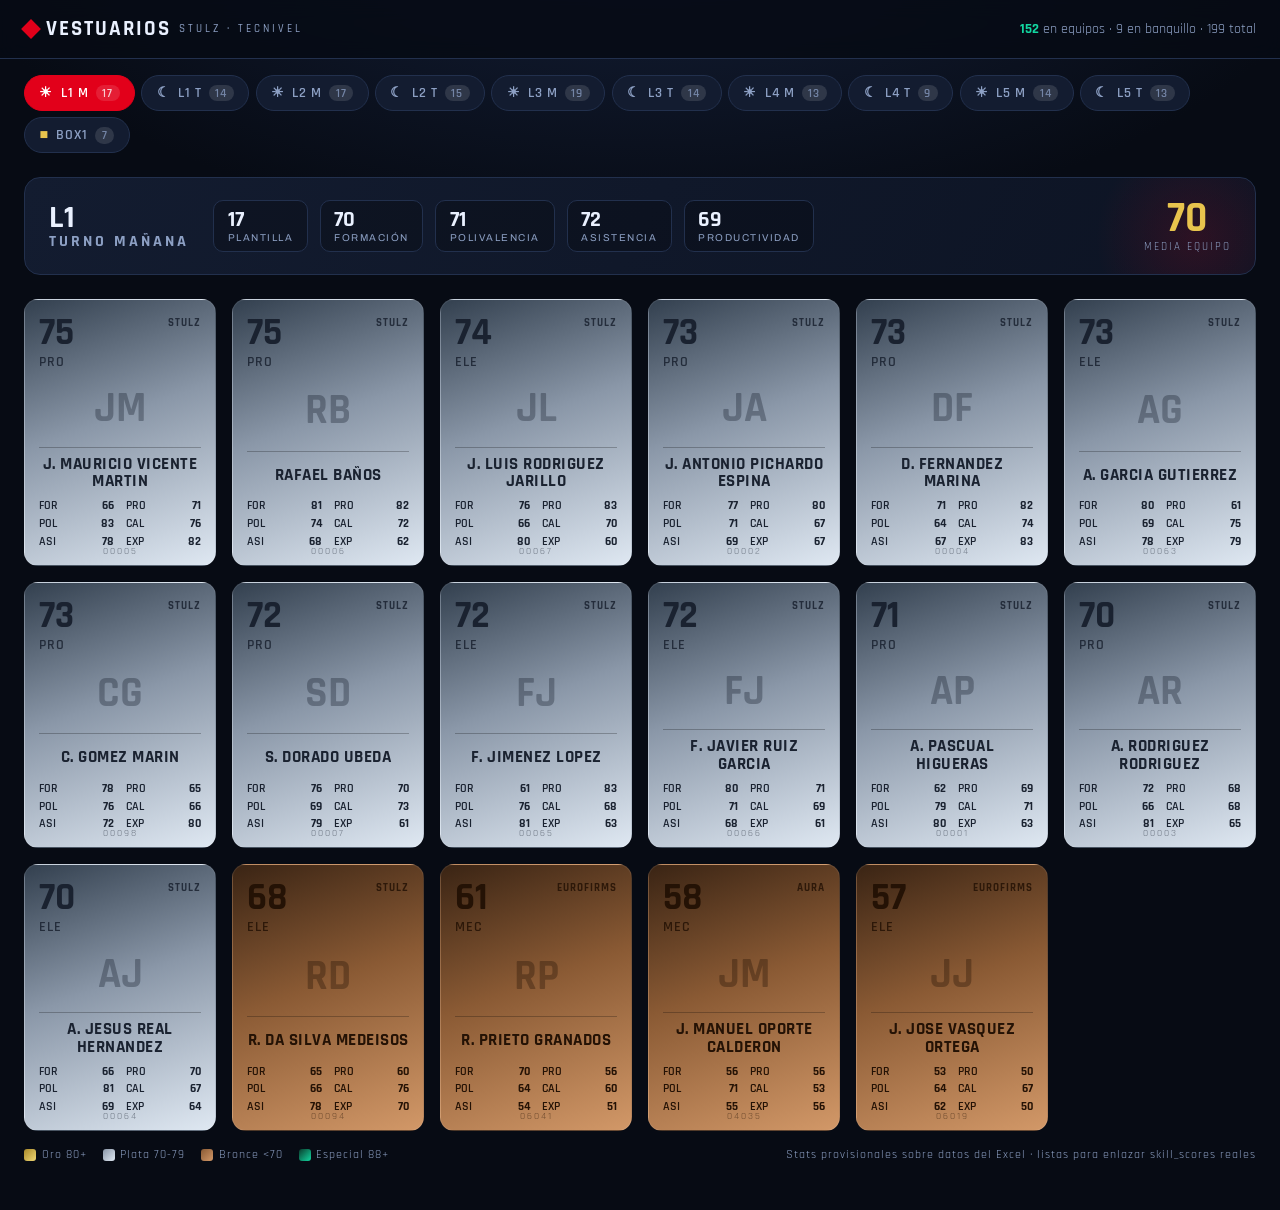
<file: herramientas/equipos_PREVIEW.html>
<!DOCTYPE html>
<html lang="es">
<head>
<meta charset="UTF-8">
<meta name="viewport" content="width=device-width, initial-scale=1.0">
<title>Vestuarios · STULZ Fichajes</title>
<link rel="preconnect" href="https://fonts.googleapis.com">
<link href="https://fonts.googleapis.com/css2?family=Rajdhani:wght@500;600;700&family=Archivo:wght@400;600;800&display=swap" rel="stylesheet">
<style>
:root{
  --bg:#070b14; --bg2:#0d1424; --panel:#131c30; --panel-line:#22304d;
  --ink:#eaf1ff; --ink-dim:#8da0c4;
  --red:#e2001a; --gold:#e8c44d; --silver:#c8d2e0; --bronze:#c8895a;
  --special:#12d6a0; --pitch:#0c3b25;
}
*{box-sizing:border-box;margin:0;padding:0}
body{
  background:radial-gradient(1200px 600px at 50% -10%, #16223d 0%, var(--bg) 60%);
  color:var(--ink); font-family:'Archivo',system-ui,sans-serif; min-height:100vh;
}
.top{
  display:flex;align-items:center;gap:1rem;padding:1rem 1.5rem;
  border-bottom:1px solid var(--panel-line);position:sticky;top:0;z-index:20;
  background:rgba(7,11,20,.85);backdrop-filter:blur(10px);
}
.brand{font-family:'Rajdhani';font-weight:700;font-size:1.3rem;letter-spacing:2px;display:flex;align-items:center;gap:.5rem}
.brand .sq{width:14px;height:14px;background:var(--red);transform:rotate(45deg)}
.brand small{color:var(--ink-dim);font-weight:500;font-size:.7rem;letter-spacing:3px}
.status{margin-left:auto;font-family:'Rajdhani';font-size:.85rem;color:var(--ink-dim)}
.status b{color:var(--special)}

/* Selector de equipos */
.teams-bar{display:flex;gap:.4rem;overflow-x:auto;padding:1rem 1.5rem;flex-wrap:wrap}
.team-pill{
  font-family:'Rajdhani';font-weight:600;font-size:.9rem;letter-spacing:1px;
  padding:.5rem .9rem;border:1px solid var(--panel-line);border-radius:999px;
  background:var(--panel);color:var(--ink-dim);cursor:pointer;white-space:nowrap;
  transition:.15s;display:flex;align-items:center;gap:.45rem
}
.team-pill:hover{border-color:var(--red);color:var(--ink)}
.team-pill.active{background:var(--red);color:#fff;border-color:var(--red)}
.team-pill .cnt{font-size:.72rem;opacity:.8;background:rgba(255,255,255,.15);padding:.05rem .4rem;border-radius:999px}
.team-pill.morning::before{content:"☀";}
.team-pill.evening::before{content:"☾";}
.team-pill.box::before{content:"■";color:var(--gold)}

.wrap{padding:0 1.5rem 3rem;max-width:1400px;margin:0 auto}

/* Cabecera del vestuario */
.locker-head{
  display:flex;align-items:center;gap:1.5rem;flex-wrap:wrap;
  padding:1.25rem 1.5rem;margin:.5rem 0 1.5rem;border-radius:16px;
  background:linear-gradient(120deg,var(--panel) 0%,var(--bg2) 100%);
  border:1px solid var(--panel-line);position:relative;overflow:hidden
}
.locker-head::after{content:"";position:absolute;right:-40px;top:-40px;width:200px;height:200px;
  background:radial-gradient(circle,rgba(226,0,26,.15),transparent 70%)}
.locker-title{font-family:'Rajdhani';font-weight:700;font-size:2rem;letter-spacing:1px;line-height:1}
.locker-title span{color:var(--ink-dim);font-size:1rem;display:block;letter-spacing:3px}
.team-ovr{
  margin-left:auto;text-align:center;font-family:'Rajdhani';z-index:1
}
.team-ovr .n{font-size:2.6rem;font-weight:700;line-height:1;color:var(--gold)}
.team-ovr .l{font-size:.7rem;letter-spacing:2px;color:var(--ink-dim)}
.kpi-row{display:flex;gap:.75rem;flex-wrap:wrap;z-index:1}
.kpi{background:rgba(0,0,0,.25);border:1px solid var(--panel-line);border-radius:10px;padding:.5rem .85rem;min-width:92px}
.kpi .v{font-family:'Rajdhani';font-weight:700;font-size:1.4rem;line-height:1}
.kpi .k{font-size:.62rem;letter-spacing:1.5px;color:var(--ink-dim);text-transform:uppercase}

/* Grid de cartas */
.cards{display:grid;grid-template-columns:repeat(auto-fill,minmax(180px,1fr));gap:1rem}
.card{
  position:relative;aspect-ratio:180/250;border-radius:14px;cursor:pointer;
  padding:1rem .9rem;display:flex;flex-direction:column;
  transition:transform .18s,box-shadow .18s;overflow:hidden;
  border:1px solid rgba(255,255,255,.08)
}
.card:hover{transform:translateY(-6px) scale(1.02);box-shadow:0 18px 40px rgba(0,0,0,.5)}
.card.gold{background:linear-gradient(160deg,#3a2f08,#a8892a 45%,#f0d874 100%);color:#241c02}
.card.silver{background:linear-gradient(160deg,#33404f,#8a97a8 45%,#dfe8f2 100%);color:#1a2230}
.card.bronze{background:linear-gradient(160deg,#3a2414,#8a5a34 45%,#d29868 100%);color:#241205}
.card.special{background:linear-gradient(160deg,#04140f,#0a3d2d 40%,#12d6a0 110%);color:#eafff8;border-color:#12d6a0}
.card .c-top{display:flex;justify-content:space-between;align-items:flex-start}
.card .ovr{font-family:'Rajdhani';font-weight:700;font-size:2.4rem;line-height:.9}
.card .pos{font-family:'Rajdhani';font-weight:600;font-size:.9rem;letter-spacing:1px;opacity:.85;margin-top:.15rem}
.card .agency{font-family:'Rajdhani';font-weight:700;font-size:.7rem;letter-spacing:1px;text-align:right;opacity:.85}
.card .photo{
  flex:1;display:flex;align-items:center;justify-content:center;
  font-family:'Rajdhani';font-weight:700;font-size:2.6rem;opacity:.35
}
.card .name{
  font-family:'Rajdhani';font-weight:700;font-size:1.05rem;letter-spacing:.5px;
  text-align:center;text-transform:uppercase;border-top:1px solid rgba(0,0,0,.25);
  padding-top:.5rem;line-height:1.05;min-height:2.4em;display:flex;align-items:center;justify-content:center
}
.card .stats{display:grid;grid-template-columns:1fr 1fr;gap:.1rem .8rem;font-family:'Rajdhani';font-weight:600;font-size:.78rem;padding-top:.4rem}
.card .stats span{display:flex;justify-content:space-between}
.card .stats b{font-weight:700}
.card .id-tag{position:absolute;bottom:.5rem;left:0;right:0;text-align:center;font-family:'Rajdhani';font-size:.6rem;letter-spacing:2px;opacity:.5}

/* Modal detalle */
.modal{position:fixed;inset:0;background:rgba(3,6,12,.8);backdrop-filter:blur(6px);
  display:none;align-items:center;justify-content:center;z-index:50;padding:1.5rem}
.modal.open{display:flex}
.sheet{background:var(--panel);border:1px solid var(--panel-line);border-radius:18px;
  max-width:560px;width:100%;padding:1.5rem;position:relative;max-height:90vh;overflow-y:auto}
.sheet h3{font-family:'Rajdhani';font-size:1.6rem;letter-spacing:1px}
.sheet .sub{color:var(--ink-dim);font-family:'Rajdhani';letter-spacing:2px;font-size:.8rem;margin-bottom:1rem}
.close{position:absolute;top:1rem;right:1.2rem;font-size:1.4rem;cursor:pointer;color:var(--ink-dim)}
.bars{display:flex;flex-direction:column;gap:.7rem;margin-top:1rem}
.bar-row{display:flex;align-items:center;gap:.75rem}
.bar-row .lab{font-family:'Rajdhani';font-weight:600;width:130px;font-size:.85rem;letter-spacing:1px}
.bar-track{flex:1;height:9px;background:rgba(255,255,255,.08);border-radius:999px;overflow:hidden}
.bar-fill{height:100%;border-radius:999px;background:linear-gradient(90deg,var(--red),var(--gold))}
.bar-row .val{font-family:'Rajdhani';font-weight:700;width:34px;text-align:right}

.empty{text-align:center;padding:4rem 1rem;color:var(--ink-dim);font-family:'Rajdhani';font-size:1.1rem;letter-spacing:1px}
.loading{text-align:center;padding:4rem;color:var(--ink-dim);font-family:'Rajdhani';letter-spacing:2px}
.legend{display:flex;gap:1rem;flex-wrap:wrap;font-family:'Rajdhani';font-size:.75rem;color:var(--ink-dim);margin-top:1rem;letter-spacing:1px}
.legend i{width:12px;height:12px;border-radius:3px;display:inline-block;margin-right:.35rem;vertical-align:middle}
</style>
</head>
<body>
<div class="top">
  <div class="brand"><span class="sq"></span> VESTUARIOS <small>STULZ · TECNIVEL</small></div>
  <div class="status" id="status">Conectando…</div>
</div>

<div class="teams-bar" id="teams-bar"></div>

<div class="wrap">
  <div id="locker"></div>
</div>

<!-- Modal detalle jugador -->
<div class="modal" id="modal">
  <div class="sheet" id="sheet"></div>
</div>

<script>
const firebaseConfig = {
  apiKey:"AIzaSyCyDAOSXzvQkBiOiCpLdqqwPxqphhR7e94",
  authDomain:"fichajes-formaci.firebaseapp.com",
  projectId:"fichajes-formaci",
  storageBucket:"fichajes-formaci.firebasestorage.app",
  messagingSenderId:"799065210074",
  appId:"1:799065210074:web:a5a08917a983364fdfb9e3"
};
/* preview: sin firebase */
const db = null;
const MOCK_DATA=[{"id_doc": "00001", "idTrabajador": "00001", "nombre": "Angel Pascual Higueras", "isETT": false, "agencia": null, "seccionBase": "PRODUCCIÓN", "seccionAsignada": "Producción", "lineaBase": "L1", "turnoBase": "T1"}, {"id_doc": "00002", "idTrabajador": "00002", "nombre": "José Antonio Pichardo Espina", "isETT": false, "agencia": null, "seccionBase": "PRODUCCIÓN", "seccionAsignada": "Producción", "lineaBase": "L1", "turnoBase": "T1"}, {"id_doc": "00003", "idTrabajador": "00003", "nombre": "Alberto Rodriguez Rodriguez", "isETT": false, "agencia": null, "seccionBase": "PRODUCCIÓN", "seccionAsignada": "Producción", "lineaBase": "L1", "turnoBase": "T1"}, {"id_doc": "00004", "idTrabajador": "00004", "nombre": "David Fernandez Marina", "isETT": false, "agencia": null, "seccionBase": "PRODUCCIÓN", "seccionAsignada": "Producción", "lineaBase": "L1", "turnoBase": "T1"}, {"id_doc": "00005", "idTrabajador": "00005", "nombre": "Juan Mauricio Vicente Martin", "isETT": false, "agencia": null, "seccionBase": "PRODUCCIÓN", "seccionAsignada": "Producción", "lineaBase": "L1", "turnoBase": "T1"}, {"id_doc": "00006", "idTrabajador": "00006", "nombre": "Rafael Baños", "isETT": false, "agencia": null, "seccionBase": "PRODUCCIÓN", "seccionAsignada": "Producción", "lineaBase": "L1", "turnoBase": "T1"}, {"id_doc": "00007", "idTrabajador": "00007", "nombre": "Samuel Dorado Ubeda", "isETT": false, "agencia": null, "seccionBase": "PRODUCCIÓN", "seccionAsignada": "Producción", "lineaBase": "L1", "turnoBase": "T1"}, {"id_doc": "00008", "idTrabajador": "00008", "nombre": "Maria Jesus Perales Cervera", "isETT": false, "agencia": null, "seccionBase": "PRODUCCIÓN", "seccionAsignada": "Producción", "lineaBase": "L2", "turnoBase": "T1"}, {"id_doc": "00009", "idTrabajador": "00009", "nombre": "Moises Rodriguez Del Barrio", "isETT": false, "agencia": null, "seccionBase": "PRODUCCIÓN", "seccionAsignada": "Producción", "lineaBase": "L2", "turnoBase": "T1"}, {"id_doc": "00010", "idTrabajador": "00010", "nombre": "Juan Felix Saez Vara", "isETT": false, "agencia": null, "seccionBase": "PRODUCCIÓN", "seccionAsignada": "Producción", "lineaBase": "L2", "turnoBase": "T1"}, {"id_doc": "00011", "idTrabajador": "00011", "nombre": "Carlos García", "isETT": false, "agencia": null, "seccionBase": "PRODUCCIÓN", "seccionAsignada": "Producción", "lineaBase": "L2", "turnoBase": "T1"}, {"id_doc": "00012", "idTrabajador": "00012", "nombre": "Mateo Jimenez Jurado", "isETT": false, "agencia": null, "seccionBase": "PRODUCCIÓN", "seccionAsignada": "Producción", "lineaBase": "L3", "turnoBase": "T1"}, {"id_doc": "00013", "idTrabajador": "00013", "nombre": "Ivan Sanchez Carmena", "isETT": false, "agencia": null, "seccionBase": "PRODUCCIÓN", "seccionAsignada": "Producción", "lineaBase": "L3", "turnoBase": "T1"}, {"id_doc": "00014", "idTrabajador": "00014", "nombre": "Cesar Antonio Aparicio Leon", "isETT": false, "agencia": null, "seccionBase": "PRODUCCIÓN", "seccionAsignada": "Producción", "lineaBase": "L3", "turnoBase": "T1"}, {"id_doc": "00015", "idTrabajador": "00015", "nombre": "Javier Blanco", "isETT": false, "agencia": null, "seccionBase": "PRODUCCIÓN", "seccionAsignada": "Producción", "lineaBase": "L3", "turnoBase": "T1"}, {"id_doc": "00016", "idTrabajador": "00016", "nombre": "Raul Puebla Espinosa", "isETT": false, "agencia": null, "seccionBase": "PRODUCCIÓN", "seccionAsignada": "Producción", "lineaBase": "L3", "turnoBase": "T1"}, {"id_doc": "00017", "idTrabajador": "00017", "nombre": "Raul Valentin Cerdeño", "isETT": false, "agencia": null, "seccionBase": "PRODUCCIÓN EXCEDENCIA", "seccionAsignada": "Producción EXCEDENCIA", "lineaBase": "L3", "turnoBase": "T1"}, {"id_doc": "00018", "idTrabajador": "00018", "nombre": "Sandra Mateo Garcia", "isETT": false, "agencia": null, "seccionBase": "PRODUCCIÓN", "seccionAsignada": "Producción", "lineaBase": "L4", "turnoBase": "T1"}, {"id_doc": "00019", "idTrabajador": "00019", "nombre": "Tarik Ouhabi", "isETT": false, "agencia": null, "seccionBase": "PRODUCCIÓN", "seccionAsignada": "Producción", "lineaBase": "L4", "turnoBase": "T1"}, {"id_doc": "00020", "idTrabajador": "00020", "nombre": "Antonio Alfredo Romero", "isETT": false, "agencia": null, "seccionBase": "PRODUCCIÓN", "seccionAsignada": "Producción", "lineaBase": "L5", "turnoBase": "T1"}, {"id_doc": "00021", "idTrabajador": "00021", "nombre": "Francisco M. De Los Santos Marquez", "isETT": false, "agencia": null, "seccionBase": "PRODUCCIÓN", "seccionAsignada": "Producción", "lineaBase": "L5", "turnoBase": "T1"}, {"id_doc": "00022", "idTrabajador": "00022", "nombre": "Ismael Blanco Martin", "isETT": false, "agencia": null, "seccionBase": "PRODUCCIÓN", "seccionAsignada": "Producción", "lineaBase": "L5", "turnoBase": "T1"}, {"id_doc": "00023", "idTrabajador": "00023", "nombre": "José Jaime Bentacourt Cardona", "isETT": false, "agencia": null, "seccionBase": "PRODUCCIÓN", "seccionAsignada": "Producción", "lineaBase": "L5", "turnoBase": "T1"}, {"id_doc": "00024", "idTrabajador": "00024", "nombre": "Luis Moreno Arenas", "isETT": false, "agencia": null, "seccionBase": "PRODUCCIÓN", "seccionAsignada": "Producción", "lineaBase": "BOX1", "turnoBase": "T2"}, {"id_doc": "00025", "idTrabajador": "00025", "nombre": "Luis Bellon Hernandez", "isETT": false, "agencia": null, "seccionBase": "PRODUCCIÓN", "seccionAsignada": "Producción", "lineaBase": "BOX1", "turnoBase": "T2"}, {"id_doc": "00026", "idTrabajador": "00026", "nombre": "Marcos Monroy Prieto", "isETT": false, "agencia": null, "seccionBase": "PRODUCCIÓN ", "seccionAsignada": "Producción ", "lineaBase": "BOX1", "turnoBase": "T2"}, {"id_doc": "00027", "idTrabajador": "00027", "nombre": "PINTO, FÉLIX", "isETT": false, "agencia": null, "seccionBase": "PRODUCCIÓN ", "seccionAsignada": "Producción ", "lineaBase": "BOX1", "turnoBase": "T2"}, {"id_doc": "00028", "idTrabajador": "00028", "nombre": "SÁNCHEZ TORREJÓN, AARÓN", "isETT": false, "agencia": null, "seccionBase": "PRODUCCIÓN ", "seccionAsignada": "Producción ", "lineaBase": "BOX1", "turnoBase": "T2"}, {"id_doc": "00029", "idTrabajador": "00029", "nombre": "Miguel Angel Conejo Garcia", "isETT": false, "agencia": null, "seccionBase": "PRODUCCIÓN", "seccionAsignada": "Producción", "lineaBase": "L1", "turnoBase": "T2"}, {"id_doc": "00030", "idTrabajador": "00030", "nombre": "Victor Manuel Gallego Prieto", "isETT": false, "agencia": null, "seccionBase": "PRODUCCIÓN", "seccionAsignada": "Producción", "lineaBase": "L1", "turnoBase": "T2"}, {"id_doc": "00031", "idTrabajador": "00031", "nombre": "Angel Blazquez Fernandez", "isETT": false, "agencia": null, "seccionBase": "PRODUCCIÓN", "seccionAsignada": "Producción", "lineaBase": "L1", "turnoBase": "T2"}, {"id_doc": "00032", "idTrabajador": "00032", "nombre": "Antonio de Pablo", "isETT": false, "agencia": null, "seccionBase": "PRODUCCIÓN", "seccionAsignada": "Producción", "lineaBase": "L1", "turnoBase": "T2"}, {"id_doc": "00033", "idTrabajador": "00033", "nombre": "Francisco Javier Abad García", "isETT": false, "agencia": null, "seccionBase": "PRODUCCIÓN", "seccionAsignada": "Producción", "lineaBase": "L1", "turnoBase": "T2"}, {"id_doc": "00034", "idTrabajador": "00034", "nombre": "Diego Antonio Panasiti", "isETT": false, "agencia": null, "seccionBase": "PRODUCCIÓN", "seccionAsignada": "Producción", "lineaBase": "L1", "turnoBase": "T2"}, {"id_doc": "00035", "idTrabajador": "00035", "nombre": "Francisco Luque Villoldo", "isETT": false, "agencia": null, "seccionBase": "PRODUCCIÓN - ELECTRICIDAD", "seccionAsignada": "Producción - Electricidad", "lineaBase": "L1", "turnoBase": "T2"}, {"id_doc": "00036", "idTrabajador": "00036", "nombre": "Lourdes Rodriguez-Palancas Ramirez", "isETT": false, "agencia": null, "seccionBase": "PRODUCCIÓN - ELECTRICIDAD", "seccionAsignada": "Producción - Electricidad", "lineaBase": "L1", "turnoBase": "T2"}, {"id_doc": "00037", "idTrabajador": "00037", "nombre": "Raul  Olmo Bastante", "isETT": false, "agencia": null, "seccionBase": "PRODUCCIÓN - ELECTRICIDAD", "seccionAsignada": "Producción - Electricidad", "lineaBase": "L1", "turnoBase": "T2"}, {"id_doc": "00038", "idTrabajador": "00038", "nombre": "Alberto Fernandez Marina", "isETT": false, "agencia": null, "seccionBase": "PRODUCCIÓN", "seccionAsignada": "Producción", "lineaBase": "L2", "turnoBase": "T2"}, {"id_doc": "00039", "idTrabajador": "00039", "nombre": "Angel Luis Guerrero Pantoja", "isETT": false, "agencia": null, "seccionBase": "PRODUCCIÓN", "seccionAsignada": "Producción", "lineaBase": "L2", "turnoBase": "T2"}, {"id_doc": "00040", "idTrabajador": "00040", "nombre": "Ismael Lozano Torrejón", "isETT": false, "agencia": null, "seccionBase": "PRODUCCIÓN", "seccionAsignada": "Producción", "lineaBase": "L2", "turnoBase": "T2"}, {"id_doc": "00041", "idTrabajador": "00041", "nombre": "Samuel Cordon Moreno", "isETT": false, "agencia": null, "seccionBase": "PRODUCCIÓN", "seccionAsignada": "Producción", "lineaBase": "L2", "turnoBase": "T2"}, {"id_doc": "00042", "idTrabajador": "00042", "nombre": "Sergio Garcia", "isETT": false, "agencia": null, "seccionBase": "PRODUCCIÓN", "seccionAsignada": "Producción", "lineaBase": "L2", "turnoBase": "T2"}, {"id_doc": "00043", "idTrabajador": "00043", "nombre": "Sergio Lobon Perales", "isETT": false, "agencia": null, "seccionBase": "PRODUCCIÓN", "seccionAsignada": "Producción", "lineaBase": "L2", "turnoBase": "T2"}, {"id_doc": "00044", "idTrabajador": "00044", "nombre": "Veselin Bintov Yonchev", "isETT": false, "agencia": null, "seccionBase": "PRODUCCIÓN", "seccionAsignada": "Producción", "lineaBase": "L2", "turnoBase": "T2"}, {"id_doc": "00045", "idTrabajador": "00045", "nombre": "Juan Antonio Torrejón", "isETT": false, "agencia": null, "seccionBase": "PRODUCCIÓN - ELECTRICIDAD", "seccionAsignada": "Producción - Electricidad", "lineaBase": "L2", "turnoBase": "T2"}, {"id_doc": "00046", "idTrabajador": "00046", "nombre": "Raul Hernando Gonzalez", "isETT": false, "agencia": null, "seccionBase": "PRODUCCIÓN - ELECTRICIDAD", "seccionAsignada": "Producción - Electricidad", "lineaBase": "L2", "turnoBase": "T2"}, {"id_doc": "00047", "idTrabajador": "00047", "nombre": "Ivan Ferrer Fernandez", "isETT": false, "agencia": null, "seccionBase": "PRODUCCIÓN", "seccionAsignada": "Producción", "lineaBase": "L3", "turnoBase": "T2"}, {"id_doc": "00048", "idTrabajador": "00048", "nombre": "Jorge Garcia Crespo", "isETT": false, "agencia": null, "seccionBase": "PRODUCCIÓN", "seccionAsignada": "Producción", "lineaBase": "L3", "turnoBase": "T2"}, {"id_doc": "00049", "idTrabajador": "00049", "nombre": "Ricardo Nuñez Caballero", "isETT": false, "agencia": null, "seccionBase": "PRODUCCIÓN", "seccionAsignada": "Producción", "lineaBase": "L3", "turnoBase": "T2"}, {"id_doc": "00050", "idTrabajador": "00050", "nombre": "Sonia Lopez Montero Moreno", "isETT": false, "agencia": null, "seccionBase": "PRODUCCIÓN", "seccionAsignada": "Producción", "lineaBase": "L3", "turnoBase": "T2"}, {"id_doc": "00051", "idTrabajador": "00051", "nombre": "Alvaro Corpas Ramiro", "isETT": false, "agencia": null, "seccionBase": "PRODUCCIÓN", "seccionAsignada": "Producción", "lineaBase": "L3", "turnoBase": "T2"}, {"id_doc": "00052", "idTrabajador": "00052", "nombre": "Jesus Javier Rodriguez Orduñez", "isETT": false, "agencia": null, "seccionBase": "PRODUCCIÓN", "seccionAsignada": "Producción", "lineaBase": "L3", "turnoBase": "T2"}, {"id_doc": "00053", "idTrabajador": "00053", "nombre": "Andres Felipe Castaño García", "isETT": false, "agencia": null, "seccionBase": "PRODUCCIÓN ", "seccionAsignada": "Producción ", "lineaBase": "L3", "turnoBase": "T2"}, {"id_doc": "00054", "idTrabajador": "00054", "nombre": "Angel Benaigues", "isETT": false, "agencia": null, "seccionBase": "PRODUCCIÓN - ELECTRICIDAD", "seccionAsignada": "Producción - Electricidad", "lineaBase": "L3", "turnoBase": "T2"}, {"id_doc": "00055", "idTrabajador": "00055", "nombre": "Alba Ayala Arroyo", "isETT": false, "agencia": null, "seccionBase": "PRODUCCIÓN - CUADROS ELÉCTRICOS", "seccionAsignada": "Producción - Cuadros Eléctricos", "lineaBase": "S05", "turnoBase": "T1"}, {"id_doc": "00056", "idTrabajador": "00056", "nombre": "Juan Manuel Rodriguez Talavera", "isETT": false, "agencia": null, "seccionBase": "PRODUCCIÓN - CUADROS ELÉCTRICOS", "seccionAsignada": "Producción - Cuadros Eléctricos", "lineaBase": "S05", "turnoBase": "T1"}, {"id_doc": "00057", "idTrabajador": "00057", "nombre": "Luis Enrique Casas Ramirez", "isETT": false, "agencia": null, "seccionBase": "PRODUCCIÓN - CUADROS ELÉCTRICOS", "seccionAsignada": "Producción - Cuadros Eléctricos", "lineaBase": "S05", "turnoBase": "T1"}, {"id_doc": "00058", "idTrabajador": "00058", "nombre": "Marisabel De Sousa", "isETT": false, "agencia": null, "seccionBase": "PRODUCCIÓN - CUADROS ELÉCTRICOS", "seccionAsignada": "Producción - Cuadros Eléctricos", "lineaBase": "S05", "turnoBase": "T1"}, {"id_doc": "00059", "idTrabajador": "00059", "nombre": "Francisco José Pascual", "isETT": false, "agencia": null, "seccionBase": "PRODUCCIÓN - ELECTRICIDAD", "seccionAsignada": "Producción - Electricidad", "lineaBase": "L3", "turnoBase": "T2"}, {"id_doc": "00060", "idTrabajador": "00060", "nombre": "Juan Jose Ruiz Martinez", "isETT": false, "agencia": null, "seccionBase": "PRODUCCIÓN - ELECTRICIDAD", "seccionAsignada": "Producción - Electricidad", "lineaBase": "L3", "turnoBase": "T2"}, {"id_doc": "00061", "idTrabajador": "00061", "nombre": "Jorge Fernandez Ramirez", "isETT": false, "agencia": null, "seccionBase": "PRODUCCIÓN/BAJA", "seccionAsignada": "Producción/baja", "lineaBase": "L3", "turnoBase": "T2"}, {"id_doc": "00062", "idTrabajador": "00062", "nombre": "Alejandro Martin Garcia", "isETT": false, "agencia": null, "seccionBase": "PRODUCCIÓN", "seccionAsignada": "Producción", "lineaBase": "L4", "turnoBase": "T2"}, {"id_doc": "00063", "idTrabajador": "00063", "nombre": "Adrian Garcia Gutierrez", "isETT": false, "agencia": null, "seccionBase": "PRODUCCIÓN - ELECTRICIDAD", "seccionAsignada": "Producción - Electricidad", "lineaBase": "L1", "turnoBase": "T1"}, {"id_doc": "00064", "idTrabajador": "00064", "nombre": "Alexis Jesus Real Hernandez", "isETT": false, "agencia": null, "seccionBase": "PRODUCCIÓN - ELECTRICIDAD", "seccionAsignada": "Producción - Electricidad", "lineaBase": "L1", "turnoBase": "T1"}, {"id_doc": "00065", "idTrabajador": "00065", "nombre": "Fernando Jimenez Lopez", "isETT": false, "agencia": null, "seccionBase": "PRODUCCIÓN - ELECTRICIDAD", "seccionAsignada": "Producción - Electricidad", "lineaBase": "L1", "turnoBase": "T1"}, {"id_doc": "00066", "idTrabajador": "00066", "nombre": "Francisco Javier Ruiz Garcia", "isETT": false, "agencia": null, "seccionBase": "PRODUCCIÓN - ELECTRICIDAD", "seccionAsignada": "Producción - Electricidad", "lineaBase": "L1", "turnoBase": "T1"}, {"id_doc": "00067", "idTrabajador": "00067", "nombre": "Jose Luis Rodriguez Jarillo", "isETT": false, "agencia": null, "seccionBase": "PRODUCCIÓN - ELECTRICIDAD", "seccionAsignada": "Producción - Electricidad", "lineaBase": "L1", "turnoBase": "T1"}, {"id_doc": "00068", "idTrabajador": "00068", "nombre": "David Martin", "isETT": false, "agencia": null, "seccionBase": "PRODUCCIÓN - ELECTRICIDAD", "seccionAsignada": "Producción - Electricidad", "lineaBase": "L2", "turnoBase": "T1"}, {"id_doc": "00069", "idTrabajador": "00069", "nombre": "Luis Enrique Guanilo Esqueche", "isETT": false, "agencia": null, "seccionBase": "PRODUCCIÓN - ELECTRICIDAD", "seccionAsignada": "Producción - Electricidad", "lineaBase": "L2", "turnoBase": "T1"}, {"id_doc": "00070", "idTrabajador": "00070", "nombre": "Blanca Amelia Marques Jabato", "isETT": false, "agencia": null, "seccionBase": "PRODUCCIÓN - ELECTRICIDAD", "seccionAsignada": "Producción - Electricidad", "lineaBase": "L2", "turnoBase": "T1"}, {"id_doc": "00071", "idTrabajador": "00071", "nombre": "Valentin Nieto Trujillo", "isETT": false, "agencia": null, "seccionBase": "PRODUCCIÓN - ELECTRICIDAD", "seccionAsignada": "Producción - Electricidad", "lineaBase": "L2", "turnoBase": "T1"}, {"id_doc": "00072", "idTrabajador": "00072", "nombre": "Christian Juanes Cardona", "isETT": false, "agencia": null, "seccionBase": "PRODUCCIÓN - ELECTRICIDAD", "seccionAsignada": "Producción - Electricidad", "lineaBase": "L3", "turnoBase": "T1"}, {"id_doc": "00073", "idTrabajador": "00073", "nombre": "Cristian Rodriguez Jimenez", "isETT": false, "agencia": null, "seccionBase": "PRODUCCIÓN - ELECTRICIDAD", "seccionAsignada": "Producción - Electricidad", "lineaBase": "L3", "turnoBase": "T1"}, {"id_doc": "00074", "idTrabajador": "00074", "nombre": "Daniel Barroso De Roa", "isETT": false, "agencia": null, "seccionBase": "PRODUCCIÓN - ELECTRICIDAD", "seccionAsignada": "Producción - Electricidad", "lineaBase": "L3", "turnoBase": "T1"}, {"id_doc": "00075", "idTrabajador": "00075", "nombre": "Águeda Cintado Jimenez", "isETT": false, "agencia": null, "seccionBase": "PRODUCCIÓN - ELECTRICIDAD", "seccionAsignada": "Producción - Electricidad", "lineaBase": "L4", "turnoBase": "T1"}, {"id_doc": "00076", "idTrabajador": "00076", "nombre": "Alberto Herrando Garcia", "isETT": false, "agencia": null, "seccionBase": "PRODUCCIÓN - ELECTRICIDAD", "seccionAsignada": "Producción - Electricidad", "lineaBase": "L4", "turnoBase": "T1"}, {"id_doc": "00077", "idTrabajador": "00077", "nombre": "David Santurde", "isETT": false, "agencia": null, "seccionBase": "PRODUCCIÓN - ELECTRICIDAD", "seccionAsignada": "Producción - Electricidad", "lineaBase": "L4", "turnoBase": "T1"}, {"id_doc": "00078", "idTrabajador": "00078", "nombre": "Ricardo Aragones López", "isETT": false, "agencia": null, "seccionBase": "PRODUCCIÓN - ELECTRICIDAD", "seccionAsignada": "Producción - Electricidad", "lineaBase": "L5", "turnoBase": "T1"}, {"id_doc": "00079", "idTrabajador": "00079", "nombre": "José Luis Sanchez Murillo", "isETT": false, "agencia": null, "seccionBase": "PRODUCCIÓN - ELECTRICIDAD", "seccionAsignada": "Producción - Electricidad", "lineaBase": "L5", "turnoBase": "T1"}, {"id_doc": "00080", "idTrabajador": "00080", "nombre": "Kevin Alexander Gordillo Guerrero", "isETT": false, "agencia": null, "seccionBase": "PRODUCCIÓN - ELECTRICIDAD", "seccionAsignada": "Producción - Electricidad", "lineaBase": "L5", "turnoBase": "T1"}, {"id_doc": "00081", "idTrabajador": "00081", "nombre": "Luís Miguel Hernandez", "isETT": false, "agencia": null, "seccionBase": "PRODUCCIÓN", "seccionAsignada": "Producción", "lineaBase": "L4", "turnoBase": "T2"}, {"id_doc": "00082", "idTrabajador": "00082", "nombre": "Paulo Jorge Nunes María", "isETT": false, "agencia": null, "seccionBase": "PRODUCCIÓN", "seccionAsignada": "Producción", "lineaBase": "L4", "turnoBase": "T2"}, {"id_doc": "00083", "idTrabajador": "00083", "nombre": "Victor Romero Gonzalez", "isETT": false, "agencia": null, "seccionBase": "PRODUCCIÓN", "seccionAsignada": "Producción", "lineaBase": "L4", "turnoBase": "T2"}, {"id_doc": "00084", "idTrabajador": "00084", "nombre": "Angel Arenas Buiza", "isETT": false, "agencia": null, "seccionBase": "PRODUCCIÓN - ELECTRICIDAD", "seccionAsignada": "Producción - Electricidad", "lineaBase": "L4", "turnoBase": "T2"}, {"id_doc": "00085", "idTrabajador": "00085", "nombre": "Luis Miguel Hernandez", "isETT": false, "agencia": null, "seccionBase": "PRODUCCIÓN - ELECTRICIDAD", "seccionAsignada": "Producción - Electricidad", "lineaBase": "L4", "turnoBase": "T2"}, {"id_doc": "00086", "idTrabajador": "00086", "nombre": "Westley Chamorro Garcia", "isETT": false, "agencia": null, "seccionBase": "PRODUCCIÓN - ELECTRICIDAD", "seccionAsignada": "Producción - Electricidad", "lineaBase": "L4", "turnoBase": "T2"}, {"id_doc": "00087", "idTrabajador": "00087", "nombre": "Carlos Garcia Guerra", "isETT": false, "agencia": null, "seccionBase": "PRODUCCIÓN", "seccionAsignada": "Producción", "lineaBase": "L5", "turnoBase": "T2"}, {"id_doc": "00088", "idTrabajador": "00088", "nombre": "Esteban Martin Jimenez", "isETT": false, "agencia": null, "seccionBase": "PRODUCCIÓN", "seccionAsignada": "Producción", "lineaBase": "L5", "turnoBase": "T2"}, {"id_doc": "00089", "idTrabajador": "00089", "nombre": "Oscar Andres Jara", "isETT": false, "agencia": null, "seccionBase": "PRODUCCIÓN", "seccionAsignada": "Producción", "lineaBase": "L5", "turnoBase": "T2"}, {"id_doc": "00090", "idTrabajador": "00090", "nombre": "Pedro Pablo Sanchez Cenamor", "isETT": false, "agencia": null, "seccionBase": "PRODUCCIÓN", "seccionAsignada": "Producción", "lineaBase": "L5", "turnoBase": "T2"}, {"id_doc": "00091", "idTrabajador": "00091", "nombre": "Christian Moyano Morcillo", "isETT": false, "agencia": null, "seccionBase": "PRODUCCIÓN - ELECTRICIDAD", "seccionAsignada": "Producción - Electricidad", "lineaBase": "L5", "turnoBase": "T2"}, {"id_doc": "00092", "idTrabajador": "00092", "nombre": "Jose María Paniagua Sanchez", "isETT": false, "agencia": null, "seccionBase": "PRODUCCIÓN - ELECTRICIDAD", "seccionAsignada": "Producción - Electricidad", "lineaBase": "L5", "turnoBase": "T2"}, {"id_doc": "00093", "idTrabajador": "00093", "nombre": "Mariano Villa Nicolas", "isETT": false, "agencia": null, "seccionBase": "PRODUCCIÓN/BAJA", "seccionAsignada": "Producción/baja", "lineaBase": "L5", "turnoBase": "T2"}, {"id_doc": "00094", "idTrabajador": "00094", "nombre": "Rodrigo Da Silva Medeisos", "isETT": false, "agencia": null, "seccionBase": "PRODUCCIÓN - ELECTRICIDAD ", "seccionAsignada": "Producción - Electricidad ", "lineaBase": "L1", "turnoBase": "T1"}, {"id_doc": "00095", "idTrabajador": "00095", "nombre": "Victor Manuel Moreno Cruz", "isETT": false, "agencia": null, "seccionBase": "PRODUCCIÓN - ELECTRICIDAD ", "seccionAsignada": "Producción - Electricidad ", "lineaBase": "L2", "turnoBase": "T1"}, {"id_doc": "00096", "idTrabajador": "00096", "nombre": "Alberto Hernandez Bargueño", "isETT": false, "agencia": null, "seccionBase": "PRODUCCIÓN - ELECTRICIDAD ", "seccionAsignada": "Producción - Electricidad ", "lineaBase": "L3", "turnoBase": "T1"}, {"id_doc": "00097", "idTrabajador": "00097", "nombre": "Francisco Javier Leon Padilla", "isETT": false, "agencia": null, "seccionBase": "PRODUCCIÓN - ELECTRICIDAD - BAJA", "seccionAsignada": "Producción - Electricidad - BAJA", "lineaBase": "L4", "turnoBase": "T1"}, {"id_doc": "00098", "idTrabajador": "00098", "nombre": "Cristian Gomez Marin", "isETT": false, "agencia": null, "seccionBase": "PRODUCCIÓN/BAJA", "seccionAsignada": "Producción/baja", "lineaBase": "L1", "turnoBase": "T1"}, {"id_doc": "00099", "idTrabajador": "00099", "nombre": "Rosa María Palacios Haro", "isETT": false, "agencia": null, "seccionBase": "PRODUCCIÓN/BAJA", "seccionAsignada": "Producción/baja", "lineaBase": "L2", "turnoBase": "T1"}, {"id_doc": "00100", "idTrabajador": "00100", "nombre": "Jorge Villarreal Mateo", "isETT": false, "agencia": null, "seccionBase": "PRODUCCIÓN/BAJA", "seccionAsignada": "Producción/baja", "lineaBase": "L3", "turnoBase": "T1"}, {"id_doc": "00101", "idTrabajador": "00101", "nombre": "Javier Ureña Portero", "isETT": false, "agencia": null, "seccionBase": "PRODUCCIÓN", "seccionAsignada": "Producción", "lineaBase": "L4", "turnoBase": "T1"}, {"id_doc": "04001", "idTrabajador": "04001", "nombre": "Enrique Aliste Diaz", "isETT": true, "agencia": "AURA", "seccionBase": "MECHANICAL", "seccionAsignada": "Mechanical", "lineaBase": "L1", "turnoBase": "T2"}, {"id_doc": "06001", "idTrabajador": "06001", "nombre": "Ismael Jose Chaves Lemetre", "isETT": true, "agencia": "EUROFIRMS", "seccionBase": "ELECTRICAL", "seccionAsignada": "Electrical", "lineaBase": "L1", "turnoBase": "T2"}, {"id_doc": "04002", "idTrabajador": "04002", "nombre": "Hernan Alejandro Vare La Riva", "isETT": true, "agencia": "AURA", "seccionBase": "MECHANICAL", "seccionAsignada": "Mechanical", "lineaBase": "L1", "turnoBase": "T2"}, {"id_doc": "04003", "idTrabajador": "04003", "nombre": "Aranzazu Vazquez Torrejon", "isETT": true, "agencia": "AURA", "seccionBase": "MECHANICAL", "seccionAsignada": "Mechanical", "lineaBase": "L1", "turnoBase": "T2"}, {"id_doc": "04004", "idTrabajador": "04004", "nombre": "Jhon Stiven Betancur Castro", "isETT": true, "agencia": "AURA", "seccionBase": "MECHANICAL", "seccionAsignada": "Mechanical", "lineaBase": "L5", "turnoBase": "T1"}, {"id_doc": "06002", "idTrabajador": "06002", "nombre": "Nayara Campos Martín", "isETT": true, "agencia": "EUROFIRMS", "seccionBase": "MECHANICAL", "seccionAsignada": "Mechanical", "lineaBase": "L5", "turnoBase": "T1"}, {"id_doc": "04005", "idTrabajador": "04005", "nombre": "Nelson Andres Castellanos Rodriguez", "isETT": true, "agencia": "AURA", "seccionBase": "MECHANICAL", "seccionAsignada": "Mechanical", "lineaBase": "L5", "turnoBase": "T1"}, {"id_doc": "04006", "idTrabajador": "04006", "nombre": "Aisha Dorado Del Cerro", "isETT": true, "agencia": "AURA", "seccionBase": "MECHANICAL", "seccionAsignada": "Mechanical", "lineaBase": "L5", "turnoBase": "T1"}, {"id_doc": "04007", "idTrabajador": "04007", "nombre": "Ismael Gonzalez Robles", "isETT": true, "agencia": "AURA", "seccionBase": "MECHANICAL", "seccionAsignada": "Mechanical", "lineaBase": "L5", "turnoBase": "T1"}, {"id_doc": "06003", "idTrabajador": "06003", "nombre": "Aarón Sánchez Torrejón", "isETT": true, "agencia": "EUROFIRMS", "seccionBase": "MECHANICAL", "seccionAsignada": "Mechanical", "lineaBase": "BOX1", "turnoBase": "T2"}, {"id_doc": "04008", "idTrabajador": "04008", "nombre": "Alicia Aparicio", "isETT": true, "agencia": "AURA", "seccionBase": "MECHANICAL", "seccionAsignada": "Mechanical", "lineaBase": "L2", "turnoBase": "T1"}, {"id_doc": "06004", "idTrabajador": "06004", "nombre": "Denis Razvan Dinu Pop", "isETT": true, "agencia": "EUROFIRMS", "seccionBase": "MECHANICAL", "seccionAsignada": "Mechanical", "lineaBase": "L2", "turnoBase": "T1"}, {"id_doc": "04009", "idTrabajador": "04009", "nombre": "David Hernandez Lopez-baltasar", "isETT": true, "agencia": "AURA", "seccionBase": "ELECTRICAL", "seccionAsignada": "Electrical", "lineaBase": "L2", "turnoBase": ""}, {"id_doc": "04010", "idTrabajador": "04010", "nombre": "Juarez Andy", "isETT": true, "agencia": "AURA", "seccionBase": "MECHANICAL", "seccionAsignada": "Mechanical", "lineaBase": "L2", "turnoBase": ""}, {"id_doc": "06005", "idTrabajador": "06005", "nombre": "Sanders Ngandu Kabongo", "isETT": true, "agencia": "EUROFIRMS", "seccionBase": "MECHANICAL", "seccionAsignada": "Mechanical", "lineaBase": "L2", "turnoBase": "T1"}, {"id_doc": "04011", "idTrabajador": "04011", "nombre": "Álvaro Felipe Pálamo Boje", "isETT": true, "agencia": "AURA", "seccionBase": "MECHANICAL", "seccionAsignada": "Mechanical", "lineaBase": "L2", "turnoBase": "T1"}, {"id_doc": "04012", "idTrabajador": "04012", "nombre": "Hugo Vargas Gutierrez", "isETT": true, "agencia": "AURA", "seccionBase": "MECHANICAL", "seccionAsignada": "Mechanical", "lineaBase": "L2", "turnoBase": "T1"}, {"id_doc": "06006", "idTrabajador": "06006", "nombre": "David Izquierdo", "isETT": true, "agencia": "EUROFIRMS", "seccionBase": "", "seccionAsignada": "", "lineaBase": "L2", "turnoBase": "T1"}, {"id_doc": "04013", "idTrabajador": "04013", "nombre": "Juarez Andy", "isETT": true, "agencia": "AURA", "seccionBase": "", "seccionAsignada": "", "lineaBase": "L2", "turnoBase": "T1"}, {"id_doc": "04014", "idTrabajador": "04014", "nombre": "Juan Luis Moreno Risco", "isETT": true, "agencia": "AURA", "seccionBase": "E-PANEL", "seccionAsignada": "E-Panel", "lineaBase": "CUADROS", "turnoBase": "T2"}, {"id_doc": "06007", "idTrabajador": "06007", "nombre": "Iara Solera Bricio", "isETT": true, "agencia": "OTRA", "seccionBase": "ELECTRICAL", "seccionAsignada": "Electrical", "lineaBase": "CUADROS", "turnoBase": "T2"}, {"id_doc": "06008", "idTrabajador": "06008", "nombre": "Omar Fernando Franco Delgado", "isETT": true, "agencia": "OTRA", "seccionBase": "ELECTRICAL", "seccionAsignada": "Electrical", "lineaBase": "L5", "turnoBase": "T2"}, {"id_doc": "06009", "idTrabajador": "06009", "nombre": "Ivan Fernandez Espinosa", "isETT": true, "agencia": "EUROFIRMS", "seccionBase": "ELECTRICAL", "seccionAsignada": "Electrical", "lineaBase": "L5", "turnoBase": "T2"}, {"id_doc": "06010", "idTrabajador": "06010", "nombre": "Frank Gonzalez", "isETT": true, "agencia": "EUROFIRMS", "seccionBase": "ELECTRICAL", "seccionAsignada": "Electrical", "lineaBase": "L1", "turnoBase": "T2"}, {"id_doc": "06011", "idTrabajador": "06011", "nombre": "Jhon Fernando Estrada Acevedo", "isETT": true, "agencia": "EUROFIRMS", "seccionBase": "ELECTRICAL", "seccionAsignada": "Electrical", "lineaBase": "CUADROS", "turnoBase": "T2"}, {"id_doc": "06012", "idTrabajador": "06012", "nombre": "Faysal No Seincorpora Aun Kasmi", "isETT": true, "agencia": "EUROFIRMS", "seccionBase": "ELECTRICAL", "seccionAsignada": "Electrical", "lineaBase": "CUADROS", "turnoBase": "T2"}, {"id_doc": "06013", "idTrabajador": "06013", "nombre": "Lucia Aguado Caballero", "isETT": true, "agencia": "EUROFIRMS", "seccionBase": "ELECTRICAL", "seccionAsignada": "Electrical", "lineaBase": "L4", "turnoBase": "T1"}, {"id_doc": "06014", "idTrabajador": "06014", "nombre": "Alejandro Aparicio Ortega Villaizan", "isETT": true, "agencia": "EUROFIRMS", "seccionBase": "MECHANICAL", "seccionAsignada": "Mechanical", "lineaBase": "L4", "turnoBase": "T1"}, {"id_doc": "06015", "idTrabajador": "06015", "nombre": "Roberto Gonzalez Del Valle", "isETT": true, "agencia": "EUROFIRMS", "seccionBase": "MECHANICAL", "seccionAsignada": "Mechanical", "lineaBase": "L4", "turnoBase": ""}, {"id_doc": "04015", "idTrabajador": "04015", "nombre": "Frank Stiben Gonzalez Rios", "isETT": true, "agencia": "AURA", "seccionBase": "MECHANICAL", "seccionAsignada": "Mechanical", "lineaBase": "L4", "turnoBase": ""}, {"id_doc": "06016", "idTrabajador": "06016", "nombre": "David Izquierdo", "isETT": true, "agencia": "EUROFIRMS", "seccionBase": "MECHANICAL", "seccionAsignada": "Mechanical", "lineaBase": "L4", "turnoBase": ""}, {"id_doc": "04016", "idTrabajador": "04016", "nombre": "Stefan Nicula", "isETT": true, "agencia": "AURA", "seccionBase": "MECHANICAL", "seccionAsignada": "Mechanical", "lineaBase": "L4", "turnoBase": "T1"}, {"id_doc": "06017", "idTrabajador": "06017", "nombre": "Daniela Tapias Franco", "isETT": true, "agencia": "OTRA", "seccionBase": "ELECTRICAL", "seccionAsignada": "Electrical", "lineaBase": "L4", "turnoBase": "T1"}, {"id_doc": "04017", "idTrabajador": "04017", "nombre": "Naiara Quintana Gonzalez", "isETT": true, "agencia": "AURA", "seccionBase": "MECHANICAL", "seccionAsignada": "Mechanical", "lineaBase": "L4", "turnoBase": "T1"}, {"id_doc": "04018", "idTrabajador": "04018", "nombre": "Iosif Silviu Constantin", "isETT": true, "agencia": "AURA", "seccionBase": "MECHANICAL", "seccionAsignada": "Mechanical", "lineaBase": "L4", "turnoBase": "T1"}, {"id_doc": "06018", "idTrabajador": "06018", "nombre": "Lucia Triviño Guerrero", "isETT": true, "agencia": "OTRA", "seccionBase": "ELECTRICAL", "seccionAsignada": "Electrical", "lineaBase": "CUADROS", "turnoBase": "T1"}, {"id_doc": "06019", "idTrabajador": "06019", "nombre": "Juan Jose Vasquez Ortega", "isETT": true, "agencia": "EUROFIRMS", "seccionBase": "ELECTRICAL", "seccionAsignada": "Electrical", "lineaBase": "L1", "turnoBase": "T1"}, {"id_doc": "06020", "idTrabajador": "06020", "nombre": "Mª Dolores Villanueva Olmedo", "isETT": true, "agencia": "OTRA", "seccionBase": "ELECTRICAL", "seccionAsignada": "Electrical", "lineaBase": "L3", "turnoBase": "T2"}, {"id_doc": "04019", "idTrabajador": "04019", "nombre": "Tariel Goete", "isETT": true, "agencia": "AURA", "seccionBase": "SHEETMETAL", "seccionAsignada": "SheetMetal", "lineaBase": "CNC", "turnoBase": ""}, {"id_doc": "04020", "idTrabajador": "04020", "nombre": "Gabriel Gomez Voicu", "isETT": true, "agencia": "AURA", "seccionBase": "SHEETMETAL", "seccionAsignada": "SheetMetal", "lineaBase": "CNC", "turnoBase": ""}, {"id_doc": "04021", "idTrabajador": "04021", "nombre": "Jose Maria Hernandez Tello", "isETT": true, "agencia": "AURA", "seccionBase": "SHEETMETAL", "seccionAsignada": "SheetMetal", "lineaBase": "CNC", "turnoBase": ""}, {"id_doc": "06021", "idTrabajador": "06021", "nombre": "Raul Bermejo Bravo", "isETT": true, "agencia": "EUROFIRMS", "seccionBase": "SHEETMETAL", "seccionAsignada": "SheetMetal", "lineaBase": "CNC", "turnoBase": ""}, {"id_doc": "04022", "idTrabajador": "04022", "nombre": "Ricardo Carmena Estévez", "isETT": true, "agencia": "AURA", "seccionBase": "SHEETMETAL", "seccionAsignada": "SheetMetal", "lineaBase": "CNC", "turnoBase": ""}, {"id_doc": "04023", "idTrabajador": "04023", "nombre": "Eduardo Diaz Martin", "isETT": true, "agencia": "AURA", "seccionBase": "SHEETMETAL", "seccionAsignada": "SheetMetal", "lineaBase": "CNC", "turnoBase": ""}, {"id_doc": "06022", "idTrabajador": "06022", "nombre": "Diego Rollan", "isETT": true, "agencia": "OTRA", "seccionBase": "", "seccionAsignada": "", "lineaBase": "CNC", "turnoBase": ""}, {"id_doc": "06023", "idTrabajador": "06023", "nombre": "Roberto Hermida Manzaneque", "isETT": true, "agencia": "OTRA", "seccionBase": "MECHANICAL", "seccionAsignada": "Mechanical", "lineaBase": "PANELADO", "turnoBase": ""}, {"id_doc": "06024", "idTrabajador": "06024", "nombre": "Marcos Del Castillo Egido", "isETT": true, "agencia": "EUROFIRMS", "seccionBase": "SHEETMETAL", "seccionAsignada": "SheetMetal", "lineaBase": "", "turnoBase": ""}, {"id_doc": "06025", "idTrabajador": "06025", "nombre": "Alejandro Martin Espinosa", "isETT": true, "agencia": "EUROFIRMS", "seccionBase": "SHEETMETAL", "seccionAsignada": "SheetMetal", "lineaBase": "", "turnoBase": ""}, {"id_doc": "04024", "idTrabajador": "04024", "nombre": "Diego Rollan Gutierrez", "isETT": true, "agencia": "AURA", "seccionBase": "", "seccionAsignada": "", "lineaBase": "CNC", "turnoBase": ""}, {"id_doc": "06026", "idTrabajador": "06026", "nombre": "Daniel Cerrada Canales", "isETT": true, "agencia": "EUROFIRMS", "seccionBase": "MECHANICAL", "seccionAsignada": "Mechanical", "lineaBase": "L3", "turnoBase": "T1"}, {"id_doc": "04025", "idTrabajador": "04025", "nombre": "Angel De Llames Rodríguez", "isETT": true, "agencia": "AURA", "seccionBase": "MECHANICAL", "seccionAsignada": "Mechanical", "lineaBase": "L3", "turnoBase": "T1"}, {"id_doc": "06027", "idTrabajador": "06027", "nombre": "David Galan Carrasco", "isETT": true, "agencia": "OTRA", "seccionBase": "MECHANICAL", "seccionAsignada": "Mechanical", "lineaBase": "L3", "turnoBase": "T1"}, {"id_doc": "06028", "idTrabajador": "06028", "nombre": "Raúl Melchor Fernández", "isETT": true, "agencia": "EUROFIRMS", "seccionBase": "MECHANICAL", "seccionAsignada": "Mechanical", "lineaBase": "L3", "turnoBase": "T1"}, {"id_doc": "06029", "idTrabajador": "06029", "nombre": "Juan Jose Talavan", "isETT": true, "agencia": "EUROFIRMS", "seccionBase": "ELECTRICAL", "seccionAsignada": "Electrical", "lineaBase": "L3", "turnoBase": "T1"}, {"id_doc": "04026", "idTrabajador": "04026", "nombre": "Francisco Javier Rodriguez Reyes", "isETT": true, "agencia": "AURA", "seccionBase": "MECHANICAL", "seccionAsignada": "Mechanical", "lineaBase": "L3", "turnoBase": "T1"}, {"id_doc": "06030", "idTrabajador": "06030", "nombre": "Raúl Melchor Fernández", "isETT": true, "agencia": "EUROFIRMS", "seccionBase": "", "seccionAsignada": "", "lineaBase": "L3", "turnoBase": "T1"}, {"id_doc": "06031", "idTrabajador": "06031", "nombre": "Hugo Saez Conde", "isETT": true, "agencia": "OTRA", "seccionBase": "ELECTRICAL", "seccionAsignada": "Electrical", "lineaBase": "L3", "turnoBase": "T1"}, {"id_doc": "04027", "idTrabajador": "04027", "nombre": "Adrian De Pablo Leal", "isETT": true, "agencia": "AURA", "seccionBase": "MECHANICAL", "seccionAsignada": "Mechanical", "lineaBase": "L3", "turnoBase": "T2"}, {"id_doc": "04028", "idTrabajador": "04028", "nombre": "Morillo Marcelo", "isETT": true, "agencia": "AURA", "seccionBase": "MECHANICAL", "seccionAsignada": "Mechanical", "lineaBase": "L3", "turnoBase": "T2"}, {"id_doc": "06032", "idTrabajador": "06032", "nombre": "David Manzanero Ocaña", "isETT": true, "agencia": "OTRA", "seccionBase": "ELECTRICAL", "seccionAsignada": "Electrical", "lineaBase": "L5", "turnoBase": "T1"}, {"id_doc": "06033", "idTrabajador": "06033", "nombre": "Ana Celia Valdivieso Anton", "isETT": true, "agencia": "OTRA", "seccionBase": "ELECTRICAL", "seccionAsignada": "Electrical", "lineaBase": "L5", "turnoBase": "T1"}, {"id_doc": "06034", "idTrabajador": "06034", "nombre": "Cesar Catalina Loarce", "isETT": true, "agencia": "EUROFIRMS", "seccionBase": "ELECTRICAL", "seccionAsignada": "Electrical", "lineaBase": "L2", "turnoBase": ""}, {"id_doc": "06035", "idTrabajador": "06035", "nombre": "Robert Cristian Sardan", "isETT": true, "agencia": "OTRA", "seccionBase": "ELECTRICAL", "seccionAsignada": "Electrical", "lineaBase": "L2", "turnoBase": "T2"}, {"id_doc": "06036", "idTrabajador": "06036", "nombre": "Santiago Oñate Nuñez", "isETT": true, "agencia": "OTRA", "seccionBase": "ELECTRICAL", "seccionAsignada": "Electrical", "lineaBase": "L2", "turnoBase": "T2"}, {"id_doc": "04029", "idTrabajador": "04029", "nombre": "Rodrigo Cedillo Grande", "isETT": true, "agencia": "AURA", "seccionBase": "ELECTRICAL", "seccionAsignada": "Electrical", "lineaBase": "L4", "turnoBase": ""}, {"id_doc": "06037", "idTrabajador": "06037", "nombre": "Angel González García", "isETT": true, "agencia": "OTRA", "seccionBase": "MECHANICAL", "seccionAsignada": "Mechanical", "lineaBase": "L4", "turnoBase": ""}, {"id_doc": "06038", "idTrabajador": "06038", "nombre": "Anas El Boukuri", "isETT": true, "agencia": "EUROFIRMS", "seccionBase": "ELECTRICAL", "seccionAsignada": "Electrical", "lineaBase": "L4", "turnoBase": "T2"}, {"id_doc": "06039", "idTrabajador": "06039", "nombre": "Regino Rodriguez Berlinches", "isETT": true, "agencia": "OTRA", "seccionBase": "MECHANICAL", "seccionAsignada": "Mechanical", "lineaBase": "L4", "turnoBase": "T2"}, {"id_doc": "04030", "idTrabajador": "04030", "nombre": "Angel Gonzalez Garcia", "isETT": true, "agencia": "AURA", "seccionBase": "MECHANICAL", "seccionAsignada": "Mechanical", "lineaBase": "L4", "turnoBase": ""}, {"id_doc": "04031", "idTrabajador": "04031", "nombre": "Julian Aparicio", "isETT": true, "agencia": "AURA", "seccionBase": "MECHANICAL", "seccionAsignada": "Mechanical", "lineaBase": "L5", "turnoBase": "T2"}, {"id_doc": "04032", "idTrabajador": "04032", "nombre": "Sebastian Martinez Jaime", "isETT": true, "agencia": "AURA", "seccionBase": "MECHANICAL", "seccionAsignada": "Mechanical", "lineaBase": "L5", "turnoBase": "T2"}, {"id_doc": "04033", "idTrabajador": "04033", "nombre": "Juan Antonio Puebla Pinillos", "isETT": true, "agencia": "AURA", "seccionBase": "MECHANICAL", "seccionAsignada": "Mechanical", "lineaBase": "L5", "turnoBase": "T2"}, {"id_doc": "04034", "idTrabajador": "04034", "nombre": "Daniel Sanz Melero", "isETT": true, "agencia": "AURA", "seccionBase": "MECHANICAL", "seccionAsignada": "Mechanical", "lineaBase": "L5", "turnoBase": "T2"}, {"id_doc": "06040", "idTrabajador": "06040", "nombre": "Mario Lopez De La Fuente Dominguez", "isETT": true, "agencia": "EUROFIRMS", "seccionBase": "ELECTRICAL", "seccionAsignada": "Electrical", "lineaBase": "TEST FINAL", "turnoBase": "T2"}, {"id_doc": "04035", "idTrabajador": "04035", "nombre": "Jermain Manuel Oporte Calderon", "isETT": true, "agencia": "AURA", "seccionBase": "MECHANICAL", "seccionAsignada": "Mechanical", "lineaBase": "L1", "turnoBase": "T1"}, {"id_doc": "06041", "idTrabajador": "06041", "nombre": "Ricardo Prieto Granados", "isETT": true, "agencia": "EUROFIRMS", "seccionBase": "MECHANICAL", "seccionAsignada": "Mechanical", "lineaBase": "L1", "turnoBase": "T1"}, {"id_doc": "04036", "idTrabajador": "04036", "nombre": "Daniel Asensio Luengo", "isETT": true, "agencia": "AURA", "seccionBase": "MECHANICAL", "seccionAsignada": "Mechanical", "lineaBase": "L2", "turnoBase": "T2"}, {"id_doc": "04037", "idTrabajador": "04037", "nombre": "Martin Garcia Silgado", "isETT": true, "agencia": "AURA", "seccionBase": "MECHANICAL", "seccionAsignada": "Mechanical", "lineaBase": "L2", "turnoBase": "T2"}, {"id_doc": "04038", "idTrabajador": "04038", "nombre": "Christian Gómez Vicou", "isETT": true, "agencia": "AURA", "seccionBase": "MECHANICAL", "seccionAsignada": "Mechanical", "lineaBase": "L2", "turnoBase": "T2"}, {"id_doc": "06042", "idTrabajador": "06042", "nombre": "Paula Vallejo Diaz", "isETT": true, "agencia": "EUROFIRMS", "seccionBase": "MECHANICAL", "seccionAsignada": "Mechanical", "lineaBase": "L2 ", "turnoBase": "T2"}, {"id_doc": "04039", "idTrabajador": "04039", "nombre": "Martin Lopez Andia", "isETT": true, "agencia": "AURA", "seccionBase": "COILS", "seccionAsignada": "Coils", "lineaBase": "BATERIA", "turnoBase": ""}, {"id_doc": "04040", "idTrabajador": "04040", "nombre": "Celestine Nnamani", "isETT": true, "agencia": "AURA", "seccionBase": "COILS", "seccionAsignada": "Coils", "lineaBase": "BATERIA", "turnoBase": ""}, {"id_doc": "06043", "idTrabajador": "06043", "nombre": "Juan Carlos Gonzalez Bolron", "isETT": true, "agencia": "EUROFIRMS", "seccionBase": "COILS", "seccionAsignada": "Coils", "lineaBase": "BATERIA", "turnoBase": ""}, {"id_doc": "04041", "idTrabajador": "04041", "nombre": "David Martin Quiros", "isETT": true, "agencia": "AURA", "seccionBase": "COILS", "seccionAsignada": "Coils", "lineaBase": "BATERIA", "turnoBase": ""}, {"id_doc": "06044", "idTrabajador": "06044", "nombre": "Marco Antonio Ruiz De La Orden", "isETT": true, "agencia": "EUROFIRMS", "seccionBase": "COILS", "seccionAsignada": "Coils", "lineaBase": "BATERIA", "turnoBase": ""}, {"id_doc": "06045", "idTrabajador": "06045", "nombre": "Enrique De La Llave Rodríguez-toribio", "isETT": true, "agencia": "OTRA", "seccionBase": "COILS", "seccionAsignada": "Coils", "lineaBase": "BATERIA", "turnoBase": ""}, {"id_doc": "06046", "idTrabajador": "06046", "nombre": "Mª Del Mar Gomez Cano", "isETT": true, "agencia": "OTRA", "seccionBase": "COILS", "seccionAsignada": "Coils", "lineaBase": "BATERIA", "turnoBase": ""}, {"id_doc": "06047", "idTrabajador": "06047", "nombre": "Iván Lopez Olmedo", "isETT": true, "agencia": "OTRA", "seccionBase": "COILS", "seccionAsignada": "Coils", "lineaBase": "BATERIA", "turnoBase": ""}, {"id_doc": "06048", "idTrabajador": "06048", "nombre": "Tamara Lopez-romero Arriscado", "isETT": true, "agencia": "OTRA", "seccionBase": "COILS", "seccionAsignada": "Coils", "lineaBase": "BATERIA", "turnoBase": ""}, {"id_doc": "06049", "idTrabajador": "06049", "nombre": "Javier Sanchez Madrigal", "isETT": true, "agencia": "OTRA", "seccionBase": "COILS", "seccionAsignada": "Coils", "lineaBase": "BATERIA", "turnoBase": ""}, {"id_doc": "06050", "idTrabajador": "06050", "nombre": "Miguel Sanz Sanchez", "isETT": true, "agencia": "OTRA", "seccionBase": "COILS", "seccionAsignada": "Coils", "lineaBase": "BATERIA", "turnoBase": ""}, {"id_doc": "06051", "idTrabajador": "06051", "nombre": "Niomar Leandro Schlosser", "isETT": true, "agencia": "OTRA", "seccionBase": "COILS", "seccionAsignada": "Coils", "lineaBase": "BATERIA", "turnoBase": ""}, {"id_doc": "06052", "idTrabajador": "06052", "nombre": "Daniel Sepulveda Jimenez", "isETT": true, "agencia": "OTRA", "seccionBase": "COILS", "seccionAsignada": "Coils", "lineaBase": "BATERIA", "turnoBase": ""}, {"id_doc": "06053", "idTrabajador": "06053", "nombre": "Antonia Villa Mena", "isETT": true, "agencia": "OTRA", "seccionBase": "COILS", "seccionAsignada": "Coils", "lineaBase": "BATERIA", "turnoBase": ""}, {"id_doc": "06054", "idTrabajador": "06054", "nombre": "Rubén Berruezo", "isETT": true, "agencia": "EUROFIRMS", "seccionBase": "COILS", "seccionAsignada": "Coils", "lineaBase": "BATERIA", "turnoBase": ""}, {"id_doc": "06055", "idTrabajador": "06055", "nombre": "Jose Manuel Fernandez Rojas", "isETT": true, "agencia": "OTRA", "seccionBase": "COILS", "seccionAsignada": "Coils", "lineaBase": "BATERIA", "turnoBase": ""}, {"id_doc": "04042", "idTrabajador": "04042", "nombre": "Alejandro Cuenda Fernández", "isETT": true, "agencia": "AURA", "seccionBase": "COILS", "seccionAsignada": "Coils", "lineaBase": "BATERIA", "turnoBase": ""}, {"id_doc": "06056", "idTrabajador": "06056", "nombre": "Félix Pinto", "isETT": true, "agencia": "EUROFIRMS", "seccionBase": "MECHANICAL", "seccionAsignada": "Mechanical", "lineaBase": "BOX1", "turnoBase": ""}];

// ---------- Utilidades de dominio ----------
function normTurno(t){
  t=(t||'').toString().trim().toUpperCase();
  if(['T1','TURNO 1','MAÑANA','MANANA'].includes(t))return 'MAÑANA';
  if(['T2','TURNO 2','TARDE'].includes(t))return 'TARDE';
  return null;
}
function normLinea(l){
  l=(l||'').toString().trim().toUpperCase().replace(/\s+/g,'');
  return l;
}
// Posición de jugador según sección
function posicion(sec){
  const s=(sec||'').toUpperCase();
  if(s.includes('ELECTR')||s.includes('CUADRO')||s.includes('E-PANEL'))return 'ELE';
  if(s.includes('MECAN')||s.includes('MECHAN'))return 'MEC';
  if(s.includes('BATER')||s.includes('COIL'))return 'BAT';
  if(s.includes('SHEET')||s.includes('METAL')||s.includes('PERFIL')||s.includes('SOLD'))return 'CHA';
  if(s.includes('TEST')||s.includes('CALID'))return 'TST';
  if(s.includes('LOG'))return 'LOG';
  return 'PRO';
}

// Genera stats deterministas a partir del ID (mientras no haya skill_scores reales enlazados)
// Semilla estable -> mismo operario siempre igual. Sustituible por datos reales.
function seed(str){let h=2166136261;for(let i=0;i<str.length;i++){h^=str.charCodeAt(i);h=Math.imul(h,16777619)}return (h>>>0)}
function rng(s){return ()=>{s=(s*1664525+1013904223)>>>0;return s/4294967296}}

function statsFor(op){
  const r=rng(seed(op.idTrabajador||op.id_doc||op.nombre));
  const base = op.isETT ? 58 : 68;               // plantilla propia arranca más alto
  const spread = op.isETT ? 26 : 24;
  const mk=()=>Math.max(40,Math.min(99,Math.round(base + (r()-0.35)*spread)));
  const s = {
    FOR: mk(), // Formación
    POL: mk(), // Polivalencia
    ASI: mk(), // Asistencia
    PRO: mk(), // Productividad
    CAL: mk(), // Calidad
    EXP: mk()  // Experiencia
  };
  s.OVR = Math.round((s.FOR*0.25 + s.POL*0.2 + s.ASI*0.15 + s.PRO*0.2 + s.CAL*0.12 + s.EXP*0.08));
  return s;
}
function tier(ovr,isETT){
  if(ovr>=88)return 'special';
  if(ovr>=80)return 'gold';
  if(ovr>=70)return 'silver';
  return 'bronze';
}
function firstName(n){const p=(n||'').trim().split(' ');return (p[0]||'').toUpperCase()}
function shortName(n){
  const p=(n||'').trim().split(' ').filter(Boolean);
  if(p.length<=2)return n.toUpperCase();
  return (p[0][0]+'. '+p.slice(1).join(' ')).toUpperCase();
}
function initials(n){const p=(n||'').trim().split(' ').filter(Boolean);return ((p[0]||'')[0]||'')+((p[1]||'')[0]||'')}

// ---------- Definición de los 11 equipos ----------
const LINEAS=['L1','L2','L3','L4','L5'];
const TEAMS=[];
LINEAS.forEach(L=>{TEAMS.push({id:L+'-MAÑANA',linea:L,turno:'MAÑANA',cls:'morning'});
                   TEAMS.push({id:L+'-TARDE',linea:L,turno:'TARDE',cls:'evening'})});
TEAMS.push({id:'BOX1',linea:'BOX1',turno:null,cls:'box'});

let OPERARIOS=[]; let BENCH={}; let ACTIVE=TEAMS[0].id;

function assignTeam(op){
  const L=normLinea(op.lineaBase);
  if(!['L1','L2','L3','L4','L5','BOX1'].includes(L))return null;
  if(L==='BOX1')return 'BOX1';
  const t=normTurno(op.turnoBase);
  if(t)return L+'-'+t;
  return {bench:L}; // sin turno -> banquillo de esa línea
}

async function load(){
  try{
    OPERARIOS=MOCK_DATA;
    // reparto
    const byTeam={}; TEAMS.forEach(t=>byTeam[t.id]=[]);
    BENCH={}; LINEAS.forEach(L=>BENCH[L]=[]);
    OPERARIOS.forEach(op=>{
      const a=assignTeam(op);
      if(!a)return;
      if(typeof a==='string'){op._stats=statsFor(op);byTeam[a].push(op)}
      else if(a.bench){op._stats=statsFor(op);BENCH[a.bench].push(op)}
    });
    window._byTeam=byTeam;
    const total=Object.values(byTeam).reduce((s,a)=>s+a.length,0);
    const bench=Object.values(BENCH).reduce((s,a)=>s+a.length,0);
    document.getElementById('status').innerHTML=`<b>${total}</b> en equipos · ${bench} en banquillo · ${OPERARIOS.length} total`;
    renderBar();renderLocker();
  }catch(e){
    document.getElementById('status').textContent='Error: '+e.message;
    document.getElementById('locker').innerHTML=`<div class="empty">No se pudo leer Firebase.<br>${e.message}</div>`;
  }
}

function renderBar(){
  const bar=document.getElementById('teams-bar');
  bar.innerHTML='';
  TEAMS.forEach(t=>{
    const n=(window._byTeam[t.id]||[]).length;
    const pill=document.createElement('div');
    pill.className='team-pill '+t.cls+(t.id===ACTIVE?' active':'');
    pill.innerHTML=`${t.linea}${t.turno?' '+(t.turno==='MAÑANA'?'M':'T'):''} <span class="cnt">${n}</span>`;
    pill.onclick=()=>{ACTIVE=t.id;renderBar();renderLocker()};
    bar.appendChild(pill);
  });
}

function teamOVR(list){if(!list.length)return 0;return Math.round(list.reduce((s,o)=>s+o._stats.OVR,0)/list.length)}
function avg(list,k){if(!list.length)return 0;return Math.round(list.reduce((s,o)=>s+o._stats[k],0)/list.length)}

function renderLocker(){
  const t=TEAMS.find(x=>x.id===ACTIVE);
  let list=(window._byTeam[ACTIVE]||[]).slice().sort((a,b)=>b._stats.OVR-a._stats.OVR);
  const benchList = t.turno ? (BENCH[t.linea]||[]) : [];
  const locker=document.getElementById('locker');

  const ovr=teamOVR(list);
  const head=`
    <div class="locker-head">
      <div>
        <div class="locker-title">${t.linea}<span>${t.turno?('TURNO '+t.turno):'TURNO ÚNICO'}</span></div>
      </div>
      <div class="kpi-row">
        <div class="kpi"><div class="v">${list.length}</div><div class="k">Plantilla</div></div>
        <div class="kpi"><div class="v">${avg(list,'FOR')}</div><div class="k">Formación</div></div>
        <div class="kpi"><div class="v">${avg(list,'POL')}</div><div class="k">Polivalencia</div></div>
        <div class="kpi"><div class="v">${avg(list,'ASI')}</div><div class="k">Asistencia</div></div>
        <div class="kpi"><div class="v">${avg(list,'PRO')}</div><div class="k">Productividad</div></div>
      </div>
      <div class="team-ovr"><div class="n">${ovr}</div><div class="l">MEDIA EQUIPO</div></div>
    </div>`;

  const cards = list.length ? `<div class="cards">${list.map(cardHTML).join('')}</div>`
    : `<div class="empty">Sin jugadores asignados a este equipo todavía.</div>`;

  let benchBlock='';
  if(benchList.length){
    benchBlock=`<h3 style="font-family:'Rajdhani';letter-spacing:2px;margin:2rem 0 1rem;color:var(--ink-dim)">
      BANQUILLO ${t.linea} · sin turno asignado (${benchList.length})</h3>
      <div class="cards">${benchList.slice().sort((a,b)=>b._stats.OVR-a._stats.OVR).map(cardHTML).join('')}</div>`;
  }

  const legend=`<div class="legend">
    <span><i style="background:linear-gradient(135deg,#a8892a,#f0d874)"></i>Oro 80+</span>
    <span><i style="background:linear-gradient(135deg,#8a97a8,#dfe8f2)"></i>Plata 70-79</span>
    <span><i style="background:linear-gradient(135deg,#8a5a34,#d29868)"></i>Bronce &lt;70</span>
    <span><i style="background:linear-gradient(135deg,#0a3d2d,#12d6a0)"></i>Especial 88+</span>
    <span style="margin-left:auto">Stats provisionales sobre datos del Excel · listas para enlazar skill_scores reales</span>
  </div>`;

  locker.innerHTML=head+cards+benchBlock+legend;
  document.querySelectorAll('.card').forEach(c=>c.onclick=()=>openCard(c.dataset.id));
}

function cardHTML(op){
  const s=op._stats;const cls=tier(s.OVR,op.isETT);
  const ag=op.isETT?(op.agencia||'ETT'):'STULZ';
  return `<div class="card ${cls}" data-id="${op.id_doc}">
    <div class="c-top">
      <div><div class="ovr">${s.OVR}</div><div class="pos">${posicion(op.seccionBase||op.seccionAsignada)}</div></div>
      <div class="agency">${ag}</div>
    </div>
    <div class="photo">${initials(op.nombre)}</div>
    <div class="name">${shortName(op.nombre)}</div>
    <div class="stats">
      <span>FOR <b>${s.FOR}</b></span><span>PRO <b>${s.PRO}</b></span>
      <span>POL <b>${s.POL}</b></span><span>CAL <b>${s.CAL}</b></span>
      <span>ASI <b>${s.ASI}</b></span><span>EXP <b>${s.EXP}</b></span>
    </div>
    <div class="id-tag">${op.idTrabajador||op.id_doc}</div>
  </div>`;
}

function openCard(id){
  const op=OPERARIOS.find(o=>o.id_doc===id);if(!op)return;
  const s=op._stats;
  const rows=[['Formación','FOR'],['Polivalencia','POL'],['Asistencia','ASI'],
    ['Productividad','PRO'],['Calidad','CAL'],['Experiencia','EXP']];
  const bars=rows.map(([l,k])=>`
    <div class="bar-row"><div class="lab">${l}</div>
      <div class="bar-track"><div class="bar-fill" style="width:${s[k]}%"></div></div>
      <div class="val">${s[k]}</div></div>`).join('');
  document.getElementById('sheet').innerHTML=`
    <span class="close" onclick="closeModal()">✕</span>
    <h3>${op.nombre}</h3>
    <div class="sub">${op.idTrabajador||op.id_doc} · ${op.isETT?(op.agencia||'ETT'):'STULZ'} · ${posicion(op.seccionBase||op.seccionAsignada)} · ${normLinea(op.lineaBase)||'—'} ${op.turnoBase||''}</div>
    <div style="display:flex;gap:1.5rem;align-items:center">
      <div style="font-family:'Rajdhani';font-weight:700;font-size:3.5rem;color:var(--gold);line-height:1">${s.OVR}<div style="font-size:.6rem;letter-spacing:2px;color:var(--ink-dim)">VALORACIÓN</div></div>
      <div style="flex:1">${bars}</div>
    </div>`;
  document.getElementById('modal').classList.add('open');
}
function closeModal(){document.getElementById('modal').classList.remove('open')}
document.getElementById('modal').onclick=e=>{if(e.target.id==='modal')closeModal()};

load();
</script>
</body>
</html>
</file>
